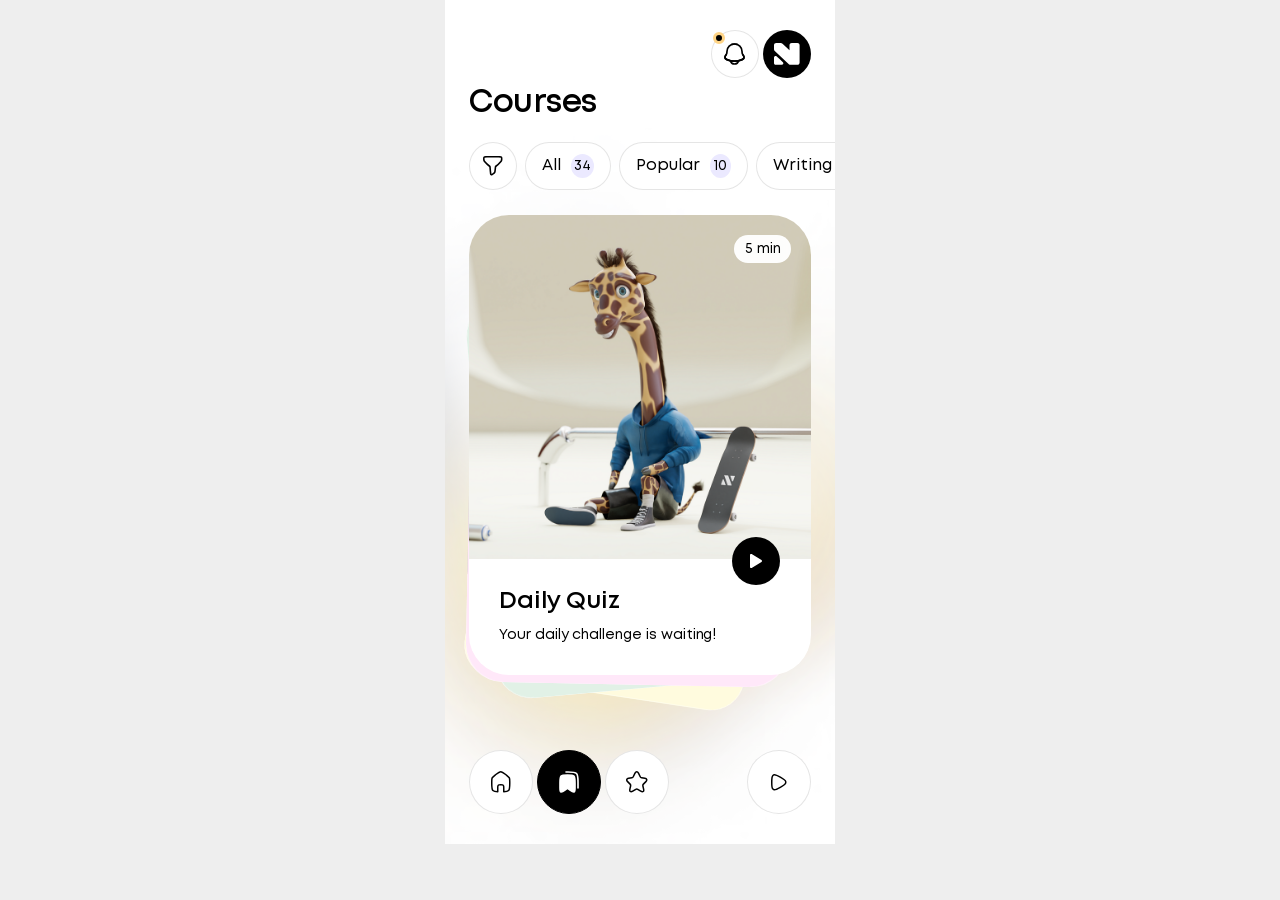
<file: courses.html>
<!doctype html>
<html lang="en">
<head>
  <meta charset="UTF-8">
  <meta name="viewport" content="width=device-width, initial-scale=1.0">
  <meta name="theme-color" content="#ffffff">
  <meta name="description" content="Nixito courses screen.">
  <title>Nixito — Courses</title>
  <link rel="stylesheet" href="screen-styles/courses.css?v=20260715-33">
  <link rel="stylesheet" href="screen-styles/viewport.css?v=20260715-2">
  <script src="screen-fit.js?v=20260715-1"></script>
  <script src="course-swipe.js?v=20260715-4" defer></script>
</head>
<body class="screen-body">
  <main class="app-screen" aria-label="Courses screen">
    <header class="app-header">
      <div class="header-actions">
        <button class="round-button notification-button" type="button" aria-label="Notifications">
          <span class="notification-dot" aria-hidden="true"></span>
          <svg viewBox="0 0 24 24" aria-hidden="true">
            <path d="M14 2.42385C13.2178 2.14933 12.3764 2 11.5 2C7.34413 2 3.97513 5.35786 3.97513 9.5C3.97503 10.5718 3.91272 11.5793 3.28561 12.5029C2.80684 13.1995 2.16061 13.9129 2.02992 14.7696C1.81727 16.1636 2.768 17.1312 3.93205 17.6134C8.39481 19.4622 14.6052 19.4622 19.0679 17.6134C20.232 17.1312 21.1827 16.1636 20.9701 14.7696C20.8702 14.1149 20.4692 13.5438 20.0719 13"/>
            <path d="M9 2.42385C9.7822 2.14933 10.6236 2 11.5 2C15.6559 2 19.0249 5.35786 19.0249 9.5C19.025 10.5718 19.0873 11.5793 19.7144 12.5029C20.1932 13.1995 20.8394 13.9129 20.9701 14.7696C21.1827 16.1636 20.232 17.1312 19.0679 17.6134C14.6052 19.4622 8.3948 19.4622 3.9321 17.6134C2.768 17.1312 1.8173 16.1636 2.0299 14.7696C2.1298 14.1149 2.5308 13.5438 2.9281 13"/>
            <path d="M7.5 19C7.95849 20.7252 9.57553 22 11.5 22C13.4245 22 15.0415 20.7252 15.5 19"/>
          </svg>
        </button>
        <div class="brand-mark" aria-label="Nixito">
          <img src="assets/courses/icons/logo.svg" alt="Nixito logo">
        </div>
      </div>
      <h1>Courses</h1>
    </header>

    <nav class="course-filters" aria-label="Course filters">
      <button class="filter-icon" type="button" aria-label="Filter courses">
        <svg viewBox="0 0 20 20" aria-hidden="true">
          <path d="M6.60743 10.2561C4.11898 8.3956 2.34561 6.34915 1.37731 5.19867C1.07757 4.84253 0.979351 4.5819 0.920301 4.1228C0.718081 2.5508 0.616981 1.7648 1.07792 1.2574C1.53887 0.75 2.35401 0.75 3.9843 0.75H15.5157C17.146 0.75 17.9611 0.75 18.422 1.2574C18.883 1.7648 18.7819 2.5508 18.5797 4.12281C18.5206 4.58191 18.4224 4.84254 18.1226 5.19867C17.153 6.35062 15.3761 8.4007 12.8826 10.2635C12.657 10.4321 12.5083 10.7067 12.4807 11.0114C12.2337 13.742 12.0059 15.2376 11.8641 15.9942C11.6353 17.2157 9.90317 17.9506 8.97597 18.6063C8.42407 18.9966 7.75427 18.532 7.68275 17.9278C7.5464 16.7761 7.28958 14.4364 7.00924 11.0114C6.98406 10.7039 6.83483 10.4261 6.60743 10.2561Z"/>
        </svg>
      </button>
      <button class="filter-pill" type="button"><span>All</span><span class="count">34</span></button>
      <button class="filter-pill" type="button"><span>Popular</span><span class="count">10</span></button>
      <button class="filter-pill" type="button"><span>Writing</span><span class="count">12</span></button>
    </nav>

    <section class="featured-course" aria-label="Featured daily quiz">
      <div class="stack-card stack-card-yellow" aria-hidden="true"></div>
      <div class="stack-card stack-card-green" aria-hidden="true"></div>
      <div class="stack-card stack-card-pink" aria-hidden="true"></div>
      <article class="course-card">
        <div class="course-artwork">
          <img src="assets/courses/images/giraffe.png" alt="A cartoon giraffe sitting beside a skateboard">
          <span class="duration">5 min</span>
        </div>
        <div class="course-copy">
          <h2>Daily Quiz</h2>
          <p>Your daily challenge is waiting!</p>
        </div>
        <button class="play-course" type="button" aria-label="Play daily quiz">
          <svg viewBox="0 0 11 13" aria-hidden="true"><path d="M11 6.50031C11.0004 6.67008 10.9569 6.83706 10.8736 6.98502C10.7904 7.13299 10.6703 7.25689 10.525 7.34469L1.52 12.8534C1.36818 12.9464 1.19429 12.9972 1.0163 13.0005C0.838305 13.0037 0.662659 12.9595 0.5075 12.8722C0.353819 12.7863 0.225798 12.6609 0.136602 12.5091C0.0474072 12.3573 0.000256786 12.1845 0 12.0084V0.992187C0.000256786 0.816115 0.0474072 0.643289 0.136602 0.491481C0.225798 0.339674 0.353819 0.214363 0.5075 0.128437C0.662659 0.0411548 0.838305 -0.00312471 1.0163 0.000171466C1.19429 0.00346764 1.36818 0.05422 1.52 0.147187L10.525 5.65594C10.6703 5.74373 10.7904 5.86764 10.8736 6.0156C10.9569 6.16356 11.0004 6.33054 11 6.50031Z"/></svg>
        </button>
      </article>
    </section>

    <nav class="bottom-navigation" aria-label="Primary navigation">
      <button class="nav-button" type="button" aria-label="Home">
        <svg class="home-icon" viewBox="0 0 20 22" aria-hidden="true"><path d="M4.83857 3.51364L3.83856 4.29453C2.32191 5.47887 1.56357 6.07105 1.15683 6.90601C0.750092 7.74097 0.750092 8.70552 0.750092 10.6346V12.7267C0.750092 16.513 0.750091 18.4062 1.92166 19.5825C2.86475 20.5293 4.27052 20.714 6.75009 20.75V16.7557C6.75009 15.8238 6.75009 15.3578 6.90233 14.9903C7.10532 14.5002 7.49467 14.1109 7.98469 13.9079C8.35229 13.7557 8.81819 13.7557 9.75009 13.7557C10.682 13.7557 11.1479 13.7557 11.5155 13.9079C12.0055 14.1109 12.3949 14.5002 12.5979 14.9903C12.7501 15.3578 12.7501 15.8238 12.7501 16.7557V20.75C15.2297 20.714 16.6354 20.5293 17.5785 19.5825C18.7501 18.4062 18.7501 16.513 18.7501 12.7267V10.6346C18.7501 8.70552 18.7501 7.74097 18.3434 6.90601C17.9366 6.07105 17.1783 5.47887 15.6616 4.29453L14.6616 3.51364C12.3022 1.67121 11.1225 0.75 9.75009 0.75C8.37769 0.75 7.19796 1.67121 4.83857 3.51364Z"/></svg>
      </button>
      <button class="nav-button active" type="button" aria-label="Saved courses">
        <svg class="bookmark-icon" viewBox="0 0 24 24" aria-hidden="true">
          <path d="M3 17.9808V12.7075C3 9.07416 3 7.25748 4.09835 6.12874C5.1967 5 6.96447 5 10.5 5C14.0355 5 15.8033 5 16.9017 6.12874C18 7.25748 18 9.07416 18 12.7075V17.9808C18 20.2867 18 21.4396 17.2755 21.8523C15.8724 22.6514 13.2405 19.9852 11.9906 19.1824C11.2657 18.7168 10.9033 18.484 10.5 18.484C10.0967 18.484 9.73425 18.7168 9.00938 19.1824C7.7595 19.9852 5.12763 22.6514 3.72454 21.8523C3 21.4396 3 20.2867 3 17.9808Z"/>
          <path class="bookmark-back" d="M9 2H11C15.714 2 18.0711 2 19.5355 3.46447C21 4.92893 21 7.28595 21 12V18"/>
        </svg>
      </button>
      <button class="nav-button" type="button" aria-label="Favorites">
        <svg class="star-icon" viewBox="0 0 22 22" aria-hidden="true"><path d="M12.4791 2.19418L14.2389 5.74288C14.4789 6.23687 15.1188 6.7107 15.6588 6.80143L18.8484 7.33575C20.8882 7.67853 21.3682 9.1706 19.8983 10.6425L17.4186 13.1427C16.9986 13.5661 16.7687 14.3827 16.8986 14.9675L17.6086 18.0625C18.1685 20.5123 16.8786 21.46 14.7289 20.1796L11.7392 18.3952C11.1993 18.0726 10.3094 18.0726 9.75936 18.3952L6.76973 20.1796C4.62996 21.46 3.33011 20.5022 3.89005 18.0625L4.59997 14.9675C4.72995 14.3827 4.49998 13.5661 4.08002 13.1427L1.6003 10.6425C0.140464 9.1706 0.610414 7.67853 2.65018 7.33575L5.83983 6.80143C6.36977 6.7107 7.0097 6.23687 7.24967 5.74288L9.00946 2.19418C9.96936 0.268607 11.5292 0.268607 12.4791 2.19418Z"/></svg>
      </button>
      <button class="nav-button" type="button" aria-label="Play">
        <svg class="bottom-play-icon" viewBox="0 0 16 17" aria-hidden="true"><path d="M14.6406 9.09606C14.2871 10.4391 12.6167 11.3881 9.2757 13.2862C6.046 15.121 4.4312 16.0385 3.12983 15.6697C2.5918 15.5172 2.10159 15.2277 1.70624 14.8288C0.75 13.864 0.75 11.9927 0.75 8.25006C0.75 4.50746 0.75 2.63616 1.70624 1.67138C2.10159 1.27251 2.5918 0.982941 3.12983 0.830481C4.4312 0.461711 6.046 1.37913 9.2757 3.21399C12.6167 5.11203 14.2871 6.06106 14.6406 7.40406C14.7865 7.95846 14.7865 8.54166 14.6406 9.09606Z"/></svg>
      </button>
    </nav>
  </main>
</body>
</html>
</file>
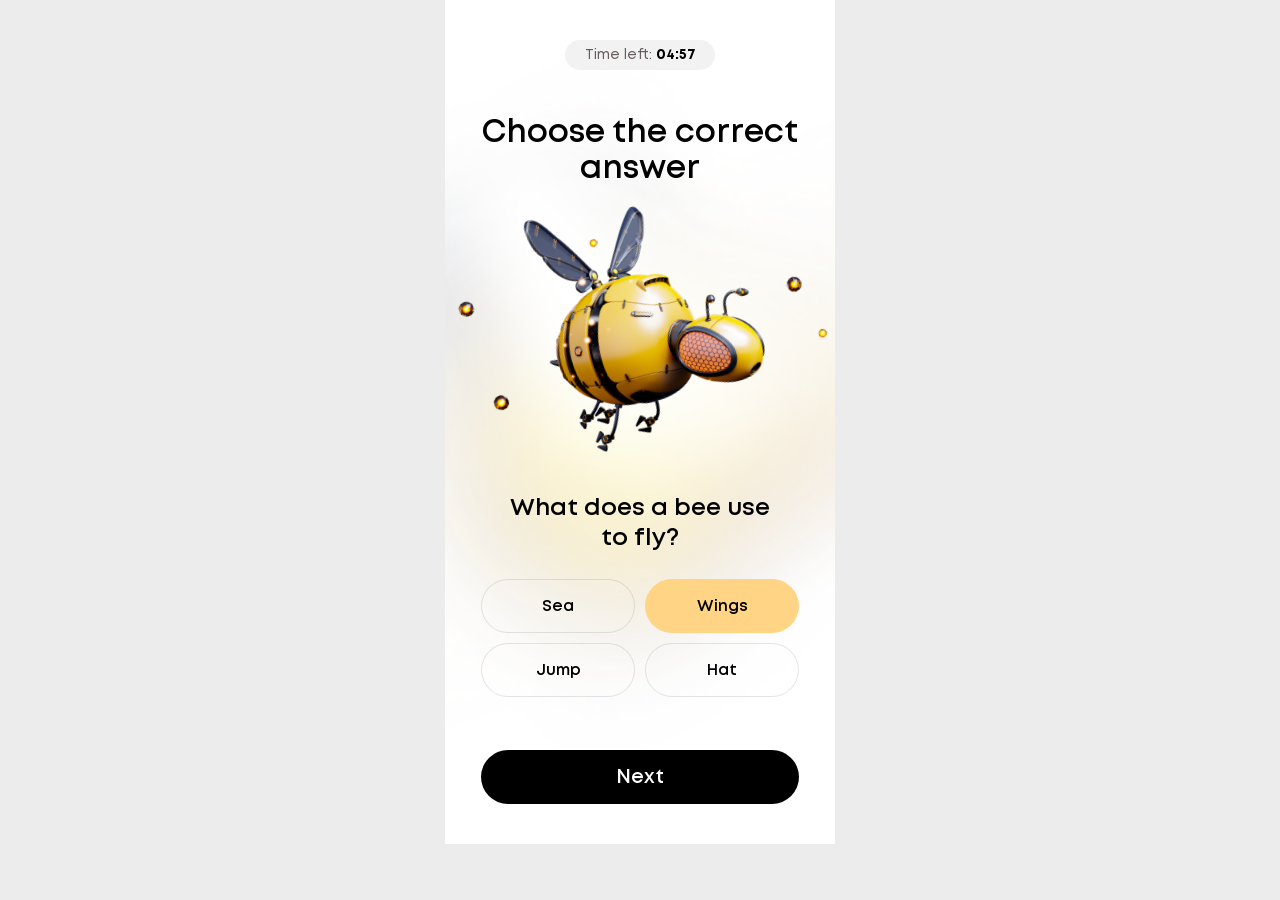
<file: exercise.html>
<!doctype html>
<html lang="en">
<head>
  <meta charset="UTF-8">
  <meta name="viewport" content="width=device-width, initial-scale=1.0">
  <meta name="theme-color" content="#ffffff">
  <meta name="description" content="Nixito multiple-choice exercise screen.">
  <title>Nixito — Exercise</title>
  <link rel="stylesheet" href="screen-styles/exercise.css?v=20260715-33">
  <link rel="stylesheet" href="screen-styles/viewport.css?v=20260715-2">
  <script src="screen-fit.js?v=20260715-1"></script>
</head>
<body class="screen-body">
  <main class="exercise-screen" aria-label="Multiple choice exercise">
    <img class="screen-background" src="assets/exercise/images/background.png" alt="">

    <div class="time-pill" aria-label="Time left: 04:57">
      <span>Time left: <strong>04:57</strong></span>
    </div>

    <h1 class="exercise-title">Choose the correct<br>answer</h1>

    <div class="bee-stage" aria-hidden="true">
      <img class="bee-artwork" src="assets/exercise/images/bee.png" alt="">
    </div>

    <section class="question-panel" aria-labelledby="question-text">
      <h2 id="question-text" class="question-text">What does a bee use<br>to fly?</h2>

      <div class="answer-grid" aria-label="Answer choices">
        <button class="answer-choice" type="button">Sea</button>
        <button class="answer-choice answer-choice--selected" type="button">Wings</button>
        <button class="answer-choice" type="button">Jump</button>
        <button class="answer-choice" type="button">Hat</button>
      </div>
    </section>

    <button class="next-button" type="button">Next</button>
  </main>
</body>
</html>
</file>
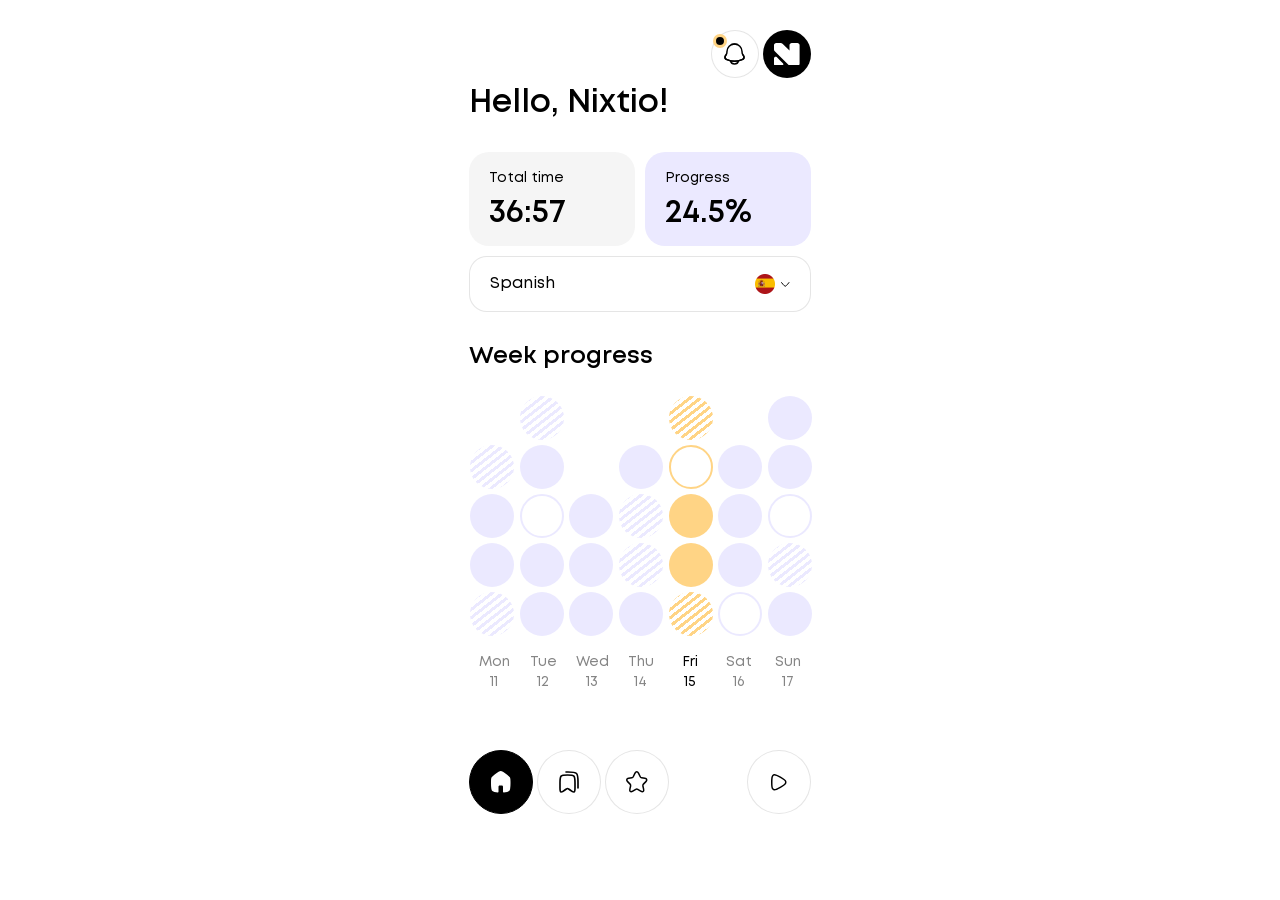
<file: home.html>
<!doctype html>
<html lang="en">
<head>
  <meta charset="UTF-8">
  <meta name="viewport" content="width=device-width, initial-scale=1.0">
  <meta name="theme-color" content="#ffffff">
  <meta name="description" content="Nixito learning dashboard.">
  <title>Nixito — Home</title>
  <link rel="stylesheet" href="screen-styles/home.css?v=20260715-33">
  <link rel="stylesheet" href="screen-styles/viewport.css?v=20260715-2">
  <script src="screen-fit.js?v=20260715-1"></script>
</head>
<body class="screen-body">
  <main class="app-screen" aria-label="Nixtio home screen">
    <header class="app-header">
      <div class="header-actions" aria-label="Header actions">
        <button class="icon-button notification-button" type="button" aria-label="Notifications">
          <span class="notification-dot" aria-hidden="true"></span>
          <svg viewBox="0 0 24 24" aria-hidden="true">
            <path d="M14 2.42385C13.2178 2.14933 12.3764 2 11.5 2C7.34413 2 3.97513 5.35786 3.97513 9.5C3.97503 10.5718 3.91272 11.5793 3.28561 12.5029C2.80684 13.1995 2.16061 13.9129 2.02992 14.7696C1.81727 16.1636 2.768 17.1312 3.93205 17.6134C8.39481 19.4622 14.6052 19.4622 19.0679 17.6134C20.232 17.1312 21.1827 16.1636 20.9701 14.7696C20.8702 14.1149 20.4692 13.5438 20.0719 13"/>
            <path d="M9 2.42385C9.7822 2.14933 10.6236 2 11.5 2C15.6559 2 19.0249 5.35786 19.0249 9.5C19.025 10.5718 19.0873 11.5793 19.7144 12.5029C20.1932 13.1995 20.8394 13.9129 20.9701 14.7696C21.1827 16.1636 20.232 17.1312 19.0679 17.6134C14.6052 19.4622 8.3948 19.4622 3.9321 17.6134C2.768 17.1312 1.8173 16.1636 2.0299 14.7696C2.1298 14.1149 2.5308 13.5438 2.9281 13"/>
            <path d="M7.5 19C7.95849 20.7252 9.57553 22 11.5 22C13.4245 22 15.0415 20.7252 15.5 19"/>
          </svg>
        </button>
        <div class="brand-mark" aria-label="Nixtio">
          <svg viewBox="0 0 25.6 22.88" aria-hidden="true">
            <path fill-rule="evenodd" clip-rule="evenodd" d="M15.5151 2.22444C15.5151 0.995917 16.518 0 17.7551 0H23.36C24.5971 0 25.6 0.995918 25.6 2.22445V20.6556C25.6 21.8841 24.5971 22.88 23.36 22.88H21.0328H16.4751H16.4365C15.8463 22.88 15.28 22.6487 14.8605 22.2364L0.758931 8.37279C0.27326 7.89531 0 7.24482 0 6.56615V2.22444C0 0.995917 1.00289 0 2.24001 0H3.87881H6.70475C7.37926 0 8.0265 0.264346 8.50584 0.735589L15.5151 7.62652V2.22444ZM0 15.2488C0 13.8371 1.71544 13.1265 2.72569 14.1197L5.81821 17.16L8.87172 20.162C9.88748 21.1606 9.17538 22.88 7.74605 22.88H1.60001C0.716348 22.88 0 22.1686 0 21.2911V15.2488Z" fill="white"/>
          </svg>
        </div>
      </div>
      <h1>Hello, Nixtio!</h1>
    </header>

    <section class="summary" aria-label="Learning summary">
      <article class="summary-card total-time">
        <h2>Total time</h2>
        <p>36:57</p>
      </article>
      <article class="summary-card progress-card">
        <h2>Progress</h2>
        <p>24.5%</p>
      </article>
    </section>

    <button class="language-selector" type="button" aria-label="Selected language: Spanish">
      <span>Spanish</span>
      <span class="language-meta">
        <img class="flag" src="assets/home/image.png" alt="Spain flag">
        <svg class="chevron" viewBox="0 0 9 5" aria-hidden="true"><path d="M8.00003 0.500062C8.00003 0.500062 5.23822 4.25003 4.25003 4.25003C3.26178 4.25003 0.500031 0.500031 0.500031 0.500031"/></svg>
      </span>
    </button>

    <section class="week-progress" aria-labelledby="week-progress-title">
      <h2 id="week-progress-title">Week progress</h2>
      <div class="progress-chart" aria-label="Progress from Monday 11 through Sunday 17">
        <div class="dot-columns" aria-hidden="true">
          <div class="dot-column mon">
            <span class="dot striped purple"></span><span class="dot solid purple"></span><span class="dot solid purple"></span><span class="dot striped purple"></span>
          </div>
          <div class="dot-column tue">
            <span class="dot striped purple"></span><span class="dot solid purple"></span><span class="dot outline purple"></span><span class="dot solid purple"></span><span class="dot solid purple"></span>
          </div>
          <div class="dot-column wed">
            <span class="dot solid purple"></span><span class="dot solid purple"></span><span class="dot solid purple"></span>
          </div>
          <div class="dot-column thu">
            <span class="dot solid purple"></span><span class="dot striped purple"></span><span class="dot striped purple"></span><span class="dot solid purple"></span>
          </div>
          <div class="dot-column fri">
            <span class="dot striped amber"></span><span class="dot outline amber"></span><span class="dot solid amber"></span><span class="dot solid amber"></span><span class="dot striped amber"></span>
          </div>
          <div class="dot-column sat">
            <span class="dot solid purple"></span><span class="dot solid purple"></span><span class="dot solid purple"></span><span class="dot outline purple"></span>
          </div>
          <div class="dot-column sun">
            <span class="dot solid purple"></span><span class="dot solid purple"></span><span class="dot outline purple"></span><span class="dot striped purple"></span><span class="dot solid purple"></span>
          </div>
        </div>
        <div class="date-row">
          <time datetime="2026-05-11"><span>Mon</span><strong>11</strong></time>
          <time datetime="2026-05-12"><span>Tue</span><strong>12</strong></time>
          <time datetime="2026-05-13"><span>Wed</span><strong>13</strong></time>
          <time datetime="2026-05-14"><span>Thu</span><strong>14</strong></time>
          <time class="active" datetime="2026-05-15"><span>Fri</span><strong>15</strong></time>
          <time datetime="2026-05-16"><span>Sat</span><strong>16</strong></time>
          <time datetime="2026-05-17"><span>Sun</span><strong>17</strong></time>
        </div>
      </div>
    </section>

    <nav class="bottom-navigation" aria-label="Primary navigation">
      <button class="nav-button active" type="button" aria-label="Home">
        <svg class="home-icon" viewBox="0 0 20 22" aria-hidden="true"><path d="M4.83857 3.51364L3.83856 4.29453C2.32191 5.47887 1.56357 6.07105 1.15683 6.90601C0.750092 7.74097 0.750092 8.70552 0.750092 10.6346V12.7267C0.750092 16.513 0.750091 18.4062 1.92166 19.5825C2.86475 20.5293 4.27052 20.714 6.75009 20.75V16.7557C6.75009 15.8238 6.75009 15.3578 6.90233 14.9903C7.10532 14.5002 7.49467 14.1109 7.98469 13.9079C8.35229 13.7557 8.81819 13.7557 9.75009 13.7557C10.682 13.7557 11.1479 13.7557 11.5155 13.9079C12.0055 14.1109 12.3949 14.5002 12.5979 14.9903C12.7501 15.3578 12.7501 15.8238 12.7501 16.7557V20.75C15.2297 20.714 16.6354 20.5293 17.5785 19.5825C18.7501 18.4062 18.7501 16.513 18.7501 12.7267V10.6346C18.7501 8.70552 18.7501 7.74097 18.3434 6.90601C17.9366 6.07105 17.1783 5.47887 15.6616 4.29453L14.6616 3.51364C12.3022 1.67121 11.1225 0.75 9.75009 0.75C8.37769 0.75 7.19796 1.67121 4.83857 3.51364Z"/></svg>
      </button>
      <button class="nav-button" type="button" aria-label="Courses">
        <svg class="bookmark-icon" viewBox="0 0 24 24" aria-hidden="true">
          <path d="M3 17.9808V12.7075C3 9.07416 3 7.25748 4.09835 6.12874C5.1967 5 6.96447 5 10.5 5C14.0355 5 15.8033 5 16.9017 6.12874C18 7.25748 18 9.07416 18 12.7075V17.9808C18 20.2867 18 21.4396 17.2755 21.8523C15.8724 22.6514 13.2405 19.9852 11.9906 19.1824C11.2657 18.7168 10.9033 18.484 10.5 18.484C10.0967 18.484 9.73425 18.7168 9.00938 19.1824C7.7595 19.9852 5.12763 22.6514 3.72454 21.8523C3 21.4396 3 20.2867 3 17.9808Z"/>
          <path class="bookmark-back" d="M9 2H11C15.714 2 18.0711 2 19.5355 3.46447C21 4.92893 21 7.28595 21 12V18"/>
        </svg>
      </button>
      <button class="nav-button" type="button" aria-label="Favorites">
        <svg class="star-icon" viewBox="0 0 22 22" aria-hidden="true"><path d="M12.4791 2.19418L14.2389 5.74288C14.4789 6.23687 15.1188 6.7107 15.6588 6.80143L18.8484 7.33575C20.8882 7.67853 21.3682 9.1706 19.8983 10.6425L17.4186 13.1427C16.9986 13.5661 16.7687 14.3827 16.8986 14.9675L17.6086 18.0625C18.1685 20.5123 16.8786 21.46 14.7289 20.1796L11.7392 18.3952C11.1993 18.0726 10.3094 18.0726 9.75936 18.3952L6.76973 20.1796C4.62996 21.46 3.33011 20.5022 3.89005 18.0625L4.59997 14.9675C4.72995 14.3827 4.49998 13.5661 4.08002 13.1427L1.6003 10.6425C0.140464 9.1706 0.610414 7.67853 2.65018 7.33575L5.83983 6.80143C6.36977 6.7107 7.0097 6.23687 7.24967 5.74288L9.00946 2.19418C9.96936 0.268607 11.5292 0.268607 12.4791 2.19418Z"/></svg>
      </button>
      <button class="nav-button" type="button" aria-label="Play">
        <svg class="bottom-play-icon" viewBox="0 0 16 17" aria-hidden="true"><path d="M14.6406 9.09606C14.2871 10.4391 12.6167 11.3881 9.2757 13.2862C6.046 15.121 4.4312 16.0385 3.12983 15.6697C2.5918 15.5172 2.10159 15.2277 1.70624 14.8288C0.75 13.864 0.75 11.9927 0.75 8.25006C0.75 4.50746 0.75 2.63616 1.70624 1.67138C2.10159 1.27251 2.5918 0.982941 3.12983 0.830481C4.4312 0.461711 6.046 1.37913 9.2757 3.21399C12.6167 5.11203 14.2871 6.06106 14.6406 7.40406C14.7865 7.95846 14.7865 8.54166 14.6406 9.09606Z"/></svg>
      </button>
    </nav>
  </main>
</body>
</html>
</file>
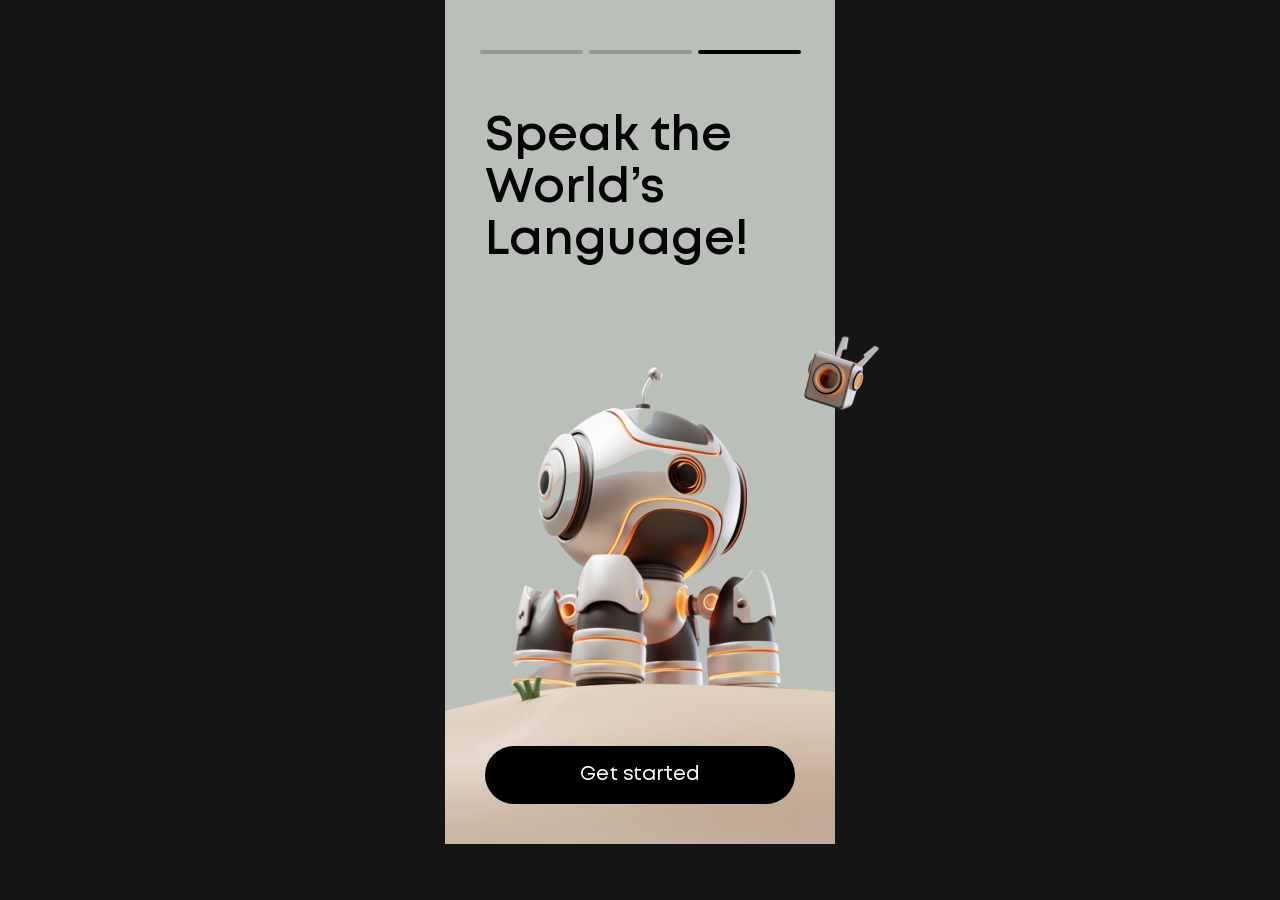
<file: start.html>
<!doctype html>
<html lang="en">
<head>
  <meta charset="UTF-8">
  <meta name="viewport" content="width=device-width, initial-scale=1.0">
  <meta name="theme-color" content="#babfba">
  <meta name="description" content="Rovio onboarding screen.">
  <title>Rovio — Get Started</title>
  <link rel="stylesheet" href="screen-styles/start.css?v=20260715-33">
  <link rel="stylesheet" href="screen-styles/viewport.css?v=20260715-2">
  <script src="screen-fit.js?v=20260715-1"></script>
</head>
<body class="screen-body">
  <main class="onboarding" aria-labelledby="headline">
    <img class="robot" src="assets/start/image.png" alt="">
    <nav class="progress" aria-label="Onboarding progress">
      <span></span><span></span><span class="is-active"></span>
    </nav>
    <img class="app-icon" src="assets/start/image%20copy%202.png" alt="">
    <h1 id="headline">Speak the World’s<br>Language!</h1>
    <button class="cta" type="button">Get started</button>
  </main>
  <script>
    document.querySelector('.cta').addEventListener('click', (event) => {
      event.currentTarget.textContent = 'Let’s go!';
      event.currentTarget.setAttribute('aria-label', 'Getting started');
    });
  </script>
</body>
</html>
</file>
<file: screen-styles/courses.css>
@font-face {
  font-family: "Mont";
  src: url("../assets/courses/fonts/mont-regular.woff2") format("woff2");
  font-weight: 400;
  font-style: normal;
  font-display: swap;
}

@font-face {
  font-family: "Mont";
  src: url("../assets/courses/fonts/mont-semibold.woff2") format("woff2");
  font-weight: 600;
  font-style: normal;
  font-display: swap;
}

@font-face {
  font-family: "Mont";
  src: url("../assets/courses/fonts/mont-semibold.woff2") format("woff2");
  font-weight: 700;
  font-style: normal;
  font-display: swap;
}

:host,
:root {
  --canvas-width: 390px;
  --canvas-height: 844px;
  --ink: #000;
  --surface: #fff;
  --line: rgba(0, 0, 0, 0.1);
  --counter: #ebe9ff;
  --pill-radius: 999px;
  --card-radius: 40px;
}

* {
  box-sizing: border-box;
}

:host,
.screen-body {
  min-height: 100%;
  margin: 0;
}

.screen-body {
  display: grid;
  place-items: center;
  overflow: auto;
  background: #eeeeee;
  color: var(--ink);
  font-family: "Mont", Arial, sans-serif;
  font-synthesis: none;
}

button {
  margin: 0;
  border: 0;
  color: inherit;
  font: inherit;
  cursor: default;
}

.app-screen {
  position: relative;
  width: var(--canvas-width);
  height: var(--canvas-height);
  overflow: hidden;
  background: var(--surface) url("../assets/courses/images/image.png") center / cover no-repeat;
  isolation: isolate;
}

.app-header {
  position: absolute;
  z-index: 10;
  top: 30px;
  left: 24px;
  width: 342px;
}

.header-actions {
  display: flex;
  justify-content: flex-end;
  gap: 4px;
  height: 48px;
}

.round-button,
.brand-mark {
  width: 48px;
  height: 48px;
  border-radius: 50%;
}

.round-button {
  display: grid;
  place-items: center;
  position: relative;
  background: var(--surface);
  border: 1px solid var(--line);
}

.round-button svg {
  width: 24px;
  height: 24px;
  fill: none;
  stroke: var(--ink);
  stroke-width: 1.7;
  stroke-linecap: round;
  stroke-linejoin: round;
}

.notification-dot {
  position: absolute;
  z-index: 2;
  width: 12px;
  height: 12px;
  top: 1px;
  left: 1px;
  border: 3px solid #ffd485;
  border-radius: 50%;
  background: #000;
}

.brand-mark {
  display: grid;
  place-items: center;
  background: #000;
}

.brand-mark img {
  width: 25.6px;
  height: 22.88px;
}

.app-header h1 {
  margin: 8px 0 0;
  font-size: 32px;
  font-weight: 700;
  line-height: 36px;
  letter-spacing: -0.45px;
}

.course-filters {
  position: absolute;
  z-index: 9;
  top: 142px;
  left: 24px;
  display: flex;
  width: max-content;
  height: 48px;
  gap: 8px;
}

.filter-icon,
.filter-pill {
  display: flex;
  align-items: center;
  justify-content: center;
  height: 48px;
  flex: 0 0 auto;
  background: var(--surface);
  border: 1px solid var(--line);
  border-radius: var(--pill-radius);
}

.filter-icon {
  width: 48px;
  padding: 0;
}

.filter-icon svg {
  width: 20px;
  height: 20px;
  fill: none;
  stroke: #000;
  stroke-width: 1.6;
  stroke-linecap: round;
  stroke-linejoin: round;
}

.filter-pill {
  gap: 10px;
  padding: 0 16px;
  font-size: 16px;
  font-weight: 400;
  line-height: 22px;
}

.filter-pill:nth-of-type(2) { width: 86px; }
.filter-pill:nth-of-type(3) { width: 129px; }
.filter-pill:nth-of-type(4) { width: 124px; }

.count {
  display: grid;
  place-items: center;
  width: 24px;
  height: 24px;
  border-radius: 50%;
  background: var(--counter);
  font-size: 14px;
  line-height: 14px;
}

.featured-course {
  position: absolute;
  z-index: 3;
  top: 215px;
  left: 24px;
  width: 342px;
  height: 493px;
}

.course-swipe-deck {
  position: absolute;
  inset: 0;
  width: 342px;
  height: 493px;
  overflow: visible;
  isolation: isolate;
}

.swipe-card {
  left: 0;
  transform-origin: 50% 50%;
  transition:
    transform 430ms cubic-bezier(.22, .78, .2, 1),
    opacity 320ms ease;
  user-select: none;
  -webkit-user-drag: none;
}

.swipe-card.state-top {
  z-index: 4;
  transform: translate3d(0, 0, 0) rotate(0deg) scale(1, 1);
  opacity: 1;
  cursor: grab;
  touch-action: pan-y;
  box-shadow: 0 22px 48px rgba(0, 0, 0, var(--swipe-shadow-opacity, 0));
}

.swipe-card.state-pink {
  z-index: 3;
  transform: translate3d(-9.51px, 27.07px, 0) rotate(1.146deg) scale(.94152, .92391);
}

.swipe-card.state-green {
  z-index: 2;
  transform: translate3d(-8.09px, 43.7px, 0) rotate(-5.143deg) scale(.88304, .86767);
}

.swipe-card.state-yellow {
  z-index: 1;
  transform: translate3d(-12.71px, 64.35px, 0) rotate(8.615deg) scale(.82456, .81022);
}

.swipe-card.is-dragging {
  z-index: 30;
  cursor: grabbing;
  transition: none;
  will-change: transform;
}

.swipe-card.is-drag-preview {
  transition: none;
  will-change: transform;
}

.swipe-card.is-drag-preview .course-card-tint {
  transition: none;
}

.swipe-card.is-leaving {
  z-index: 30;
  pointer-events: none;
  will-change: transform, opacity;
}

.swipe-card.is-recycling {
  z-index: 0;
  transform: translate3d(-7px, 86px, 0) rotate(12deg) scale(.72, .7) !important;
  opacity: 0 !important;
  transition: none !important;
}

.swipe-card.is-recycling .course-card-tint {
  background: #fffbde;
  opacity: 1;
  transition: none;
}

.course-swipe-deck.is-animating .swipe-card {
  pointer-events: none;
}

.course-card-tint {
  position: absolute;
  z-index: 20;
  inset: 0;
  border-radius: inherit;
  pointer-events: none;
  opacity: 1;
  transition:
    opacity 360ms cubic-bezier(.22, .78, .2, 1),
    background-color 430ms cubic-bezier(.22, .78, .2, 1);
}

.state-top .course-card-tint {
  background: #fff;
  opacity: 0;
}

.state-pink .course-card-tint { background: #ffe8f9; }
.state-green .course-card-tint { background: #e1f1e6; }
.state-yellow .course-card-tint { background: #fffbde; }

.course-swipe-status {
  position: absolute;
  width: 1px;
  height: 1px;
  padding: 0;
  margin: -1px;
  overflow: hidden;
  clip: rect(0, 0, 0, 0);
  white-space: nowrap;
  border: 0;
}

.stack-card {
  position: absolute;
  border-radius: var(--card-radius);
  transform-origin: 50% 50%;
}

.stack-card-yellow {
  z-index: 0;
  width: 282px;
  height: 372.7px;
  left: 158.29px;
  top: 294.35px;
  background: #fffbde;
  transform: translate(-50%, -50%) rotate(8.615deg);
}

.stack-card-green {
  z-index: 1;
  width: 302px;
  height: 399.13px;
  left: 162.91px;
  top: 273.7px;
  background: #e1f1e6;
  transform: translate(-50%, -50%) rotate(-5.143deg);
}

.stack-card-pink {
  z-index: 2;
  width: 322px;
  height: 425px;
  left: 161.49px;
  top: 257.07px;
  background: #ffe8f9;
  transform: translate(-50%, -50%) rotate(1.146deg);
}

.course-card {
  position: absolute;
  z-index: 3;
  top: 0;
  width: 342px;
  height: 460px;
  border-radius: var(--card-radius);
  overflow: hidden;
  background: var(--surface);
}

.course-artwork {
  position: absolute;
  top: 0;
  left: 0;
  width: 100%;
  height: 344px;
  overflow: hidden;
}

.course-artwork img {
  position: absolute;
  top: -25px;
  left: 50%;
  width: 495px;
  height: 371px;
  max-width: none;
  transform: translateX(calc(-50% - 7.5px));
}

.course-artwork img.artwork-flying,
.course-artwork img.artwork-robot,
.course-artwork img.artwork-bee {
  top: 0;
  left: 0;
  width: 100%;
  height: 344px;
  max-width: none;
  transform: none;
}

.course-artwork img.artwork-flying {
  object-fit: cover;
  object-position: center 35%;
}

.course-artwork img.artwork-robot {
  object-fit: cover;
  object-position: center 49%;
}

.course-artwork.scene-bee {
  background: radial-gradient(circle at 52% 44%, #314979 0, #172958 58%, #101e44 100%);
}

.course-artwork img.artwork-bee {
  padding: 22px 8px 14px;
  object-fit: contain;
}

.duration {
  position: absolute;
  top: 20px;
  left: 265px;
  display: grid;
  place-items: center;
  width: 57px;
  height: 28px;
  border-radius: var(--pill-radius);
  background: rgba(255, 255, 255, 0.96);
  backdrop-filter: blur(5px);
  font-size: 14px;
  font-weight: 400;
  line-height: 20px;
}

.course-copy {
  position: absolute;
  top: 0;
  left: 0;
  width: 100%;
  height: 100%;
}

.course-copy h2 {
  position: absolute;
  top: 372px;
  left: 30px;
  margin: 0;
  font-size: 24px;
  font-weight: 700;
  line-height: 30px;
  letter-spacing: -0.15px;
}

.course-copy p {
  position: absolute;
  top: 410px;
  left: 30px;
  margin: 0;
  white-space: nowrap;
  font-size: 14px;
  font-weight: 400;
  line-height: 20px;
  letter-spacing: -0.05px;
}

.play-course {
  position: absolute;
  top: 322px;
  left: 263px;
  display: grid;
  place-items: center;
  width: 48px;
  height: 48px;
  padding: 0;
  border-radius: 50%;
  background: #000;
}

.play-course svg {
  display: block;
  position: absolute;
  top: 50%;
  left: 50%;
  width: 12px;
  height: 15px;
  fill: #fff;
  stroke: none;
  transform: translate(-50%, -50%);
}

.bottom-navigation {
  position: absolute;
  z-index: 10;
  left: 24px;
  bottom: 30px;
  width: 342px;
  height: 64px;
}

.nav-button {
  position: absolute;
  top: 0;
  display: grid;
  place-items: center;
  width: 64px;
  height: 64px;
  padding: 0;
  border: 1px solid var(--line);
  border-radius: 50%;
  background: var(--surface);
}

.nav-button:nth-child(1) { left: 0; }
.nav-button:nth-child(2) { left: 68px; }
.nav-button:nth-child(3) { left: 136px; }
.nav-button:nth-child(4) { right: 0; }

.nav-button svg {
  width: 24px;
  height: 24px;
  fill: none;
  stroke: #000;
  stroke-width: 1.65;
  stroke-linecap: round;
  stroke-linejoin: round;
}

.nav-button .home-icon {
  width: 20px;
  height: 22px;
  stroke-width: 1.5;
}

.nav-button .star-icon {
  width: 22px;
  height: 22px;
  stroke-width: 1.5;
}

.nav-button .bottom-play-icon {
  width: 16px;
  height: 17px;
  stroke-width: 1.5;
}

.nav-button.active {
  border-color: #000;
  background: #000;
}

.nav-button.active svg {
  fill: #fff;
  stroke: #fff;
}

.nav-button.active .bookmark-back {
  fill: none;
}

@media (max-width: 389px), (max-height: 843px) {
    .screen-body {
    place-items: start center;
  }
}

@media (prefers-reduced-motion: reduce) {
  .swipe-card,
  .course-card-tint {
    transition-duration: 1ms;
  }
}
</file>
<file: screen-styles/viewport.css>
:root {
  --viewport-scale: 1;
}

html {
  width: 100%;
  height: 100%;
  min-width: 0;
  min-height: 0;
  margin: 0;
  overflow: hidden;
}

body.screen-body {
  width: 100%;
  height: 100%;
  min-width: 0 !important;
  min-height: 0 !important;
  margin: 0;
  overflow: hidden !important;
  display: grid !important;
  place-items: start center !important;
}

body.screen-body > .app-screen,
body.screen-body > .onboarding,
body.screen-body > .exercise-screen {
  width: 390px;
  height: 844px;
  margin: 0;
  transform: scale(var(--viewport-scale));
  transform-origin: top center;
  will-change: transform;
}
</file>
<file: screen-styles/exercise.css>
@font-face {
  font-family: "Mont Screen 5";
  src: url("../assets/exercise/fonts/Mont-Regular.woff2") format("woff2");
  font-style: normal;
  font-weight: 400;
  font-display: swap;
}

@font-face {
  font-family: "Mont Screen 5";
  src: url("../assets/exercise/fonts/Mont-SemiBold.woff2") format("woff2");
  font-style: normal;
  font-weight: 600;
  font-display: swap;
}

@font-face {
  font-family: "Mont Screen 5";
  src: url("../assets/exercise/fonts/Mont-Bold.woff2") format("woff2");
  font-style: normal;
  font-weight: 700;
  font-display: swap;
}

:host,
:root {
  --canvas-width: 390px;
  --canvas-height: 844px;
  --text-primary: #000;
  --text-muted: #675d5d;
  --timer-surface: #f2f2f2;
  --choice-border: rgba(0, 0, 0, 0.1);
  --choice-selected: #ffd485;
  --pill-radius: 100px;
}

* {
  box-sizing: border-box;
}

:host,
.screen-body {
  min-width: 100%;
  min-height: 100%;
  margin: 0;
}

.screen-body {
  display: grid;
  place-items: start center;
  background: #ececec;
  color: var(--text-primary);
  font-family: "Mont Screen 5", Arial, sans-serif;
  font-synthesis: none;
}

.exercise-screen,
.exercise-screen * {
  font-family: "Mont Screen 5", Arial, sans-serif !important;
}

button {
  border: 0;
  margin: 0;
  font: inherit;
  color: inherit;
  cursor: default;
}

.exercise-screen {
  position: relative;
  width: var(--canvas-width);
  height: var(--canvas-height);
  overflow: hidden;
  background: #fff;
  isolation: isolate;
}

.screen-background {
  position: absolute;
  inset: 0;
  z-index: -2;
  width: 100%;
  height: 100%;
  object-fit: cover;
  pointer-events: none;
}

.time-pill {
  position: absolute;
  top: 40px;
  left: 120px;
  display: flex;
  width: 150px;
  height: 30px;
  align-items: center;
  justify-content: center;
  border-radius: var(--pill-radius);
  background: var(--timer-surface);
  color: var(--text-muted);
  font-size: 14px;
  font-weight: 400;
  line-height: 22px;
}

.time-pill strong {
  color: #000;
  font-weight: 700;
}

.exercise-title {
  position: absolute;
  top: 116px;
  left: 36px;
  width: 318px;
  margin: 0;
  font-size: 32px;
  font-weight: 600;
  line-height: 36px;
  text-align: center;
}

.bee-stage {
  position: absolute;
  inset: 0;
  pointer-events: none;
}

.bee-artwork {
  position: absolute;
  top: 148.72px;
  left: -44.39px;
  display: block;
  width: 498.31px;
  height: 373.72px;
  object-fit: contain;
  -webkit-mask-image: radial-gradient(circle at 295px 35px, transparent 0 13px, #000 14px);
  mask-image: radial-gradient(circle at 295px 35px, transparent 0 13px, #000 14px);
  transform: rotate(-15.021deg);
  transform-origin: center;
}

.question-panel {
  position: absolute;
  top: 494px;
  left: 36px;
  width: 318px;
}

.question-text {
  width: 100%;
  height: 60px;
  margin: 0;
  font-size: 24px;
  font-weight: 600;
  line-height: 30px;
  text-align: center;
}

.answer-grid {
  display: grid;
  grid-template-columns: repeat(2, 154px);
  grid-auto-rows: 54px;
  gap: 10px;
  margin-top: 25px;
}

.answer-choice {
  display: flex;
  align-items: center;
  justify-content: center;
  width: 154px;
  height: 54px;
  padding: 2px 20px 0;
  border: 1px solid var(--choice-border);
  border-radius: var(--pill-radius);
  background: rgba(255, 255, 255, 0.06);
  font-size: 16px;
  font-weight: 600;
  line-height: 22px;
}

.answer-choice--selected {
  border-color: transparent;
  background: var(--choice-selected);
}

.next-button {
  position: absolute;
  top: 750px;
  left: 36px;
  display: flex;
  width: 318px;
  height: 54px;
  align-items: center;
  justify-content: center;
  padding: 2px 0 0;
  border-radius: var(--pill-radius);
  background: #000;
  color: #fff;
  font-size: 20px;
  font-weight: 600;
  line-height: 24px;
}

@media (max-width: 389px) {
    .screen-body {
    justify-content: start;
  }
}
</file>
<file: screen-styles/home.css>
@font-face {
  font-family: "Mont Screen 3";
  src:
    url("../assets/home/fonts/Mont-Screen3-Regular.woff2") format("woff2"),
    url("../assets/home/fonts/Mont-Screen3-Regular.ttf") format("truetype");
  font-style: normal;
  font-weight: 400;
  font-display: swap;
}

@font-face {
  font-family: "Mont Screen 3";
  src:
    url("../assets/home/fonts/Mont-Screen3-SemiBold.woff2") format("woff2"),
    url("../assets/home/fonts/Mont-Screen3-SemiBold.ttf") format("truetype");
  font-style: normal;
  font-weight: 600;
  font-display: swap;
}

@font-face {
  font-family: "Mont Screen 3";
  src:
    url("../assets/home/fonts/Mont-Screen3-Bold.woff2") format("woff2"),
    url("../assets/home/fonts/Mont-Screen3-Bold.ttf") format("truetype");
  font-style: normal;
  font-weight: 700;
  font-display: swap;
}

:host,
:root {
  --canvas: #ffffff;
  --ink: #000000;
  --muted: #858585;
  --surface: #f5f5f5;
  --lavender: #ebe9ff;
  --amber: #ffd485;
  --soft-border: rgba(0, 0, 0, 0.1);
  --font: "Mont Screen 3", "Arial Rounded MT Bold", Arial, sans-serif;
}

* {
  box-sizing: border-box;
}

:host,
.screen-body {
  margin: 0;
  min-width: 100%;
  min-height: 100%;
  background: var(--canvas);
}

.screen-body {
  display: grid;
  place-items: start center;
  font-family: var(--font);
  font-synthesis: none;
  color: var(--ink);
}

.app-screen,
.app-screen * {
  font-family: "Mont Screen 3", sans-serif !important;
}

button {
  margin: 0;
  padding: 0;
  border: 0;
  font: inherit;
  color: inherit;
  background: none;
}

.app-screen {
  position: relative;
  width: 390px;
  height: 844px;
  flex: none;
  overflow: hidden;
  background: var(--canvas);
}

/* Header */
.app-header h1 {
  position: absolute;
  top: 86px;
  left: 24px;
  width: 342px;
  height: 36px;
  margin: 0;
  font-size: 32px;
  font-weight: 600;
  line-height: 36px;
}

.header-actions {
  position: absolute;
  top: 30px;
  left: 24px;
  display: flex;
  justify-content: flex-end;
  align-items: center;
  gap: 4px;
  width: 342px;
  height: 48px;
}

.icon-button,
.brand-mark {
  position: relative;
  display: grid;
  place-items: center;
  width: 48px;
  height: 48px;
  border-radius: 50%;
}

.icon-button {
  border: 1px solid var(--soft-border);
  background: #fff;
}

.icon-button svg {
  width: 24px;
  height: 24px;
  overflow: visible;
  fill: none;
  stroke: #000;
  stroke-width: 1.5;
  stroke-linecap: round;
  stroke-linejoin: round;
}

.notification-dot {
  position: absolute;
  z-index: 2;
  top: 3px;
  left: 1px;
  width: 14px;
  height: 14px;
  border: 3px solid var(--amber);
  border-radius: 50%;
  background: #000;
}

.brand-mark {
  background: #000;
}

.brand-mark svg {
  width: 25.6px;
  height: 22.88px;
  fill: #fff;
}

/* Summary */
.summary {
  position: absolute;
  top: 152px;
  left: 24px;
  display: flex;
  gap: 10px;
  width: 342px;
  height: 94px;
}

.summary-card {
  width: 166px;
  height: 94px;
  padding: 16px 20px;
  border-radius: 20px;
  background: var(--surface);
}

.progress-card {
  background: var(--lavender);
}

.summary-card h2,
.summary-card p {
  margin: 0;
}

.summary-card h2 {
  height: 20px;
  font-size: 14px;
  font-weight: 400;
  line-height: 20px;
}

.summary-card p {
  margin-top: 10px;
  height: 32px;
  font-size: 32px;
  font-weight: 600;
  line-height: 32px;
}

/* Language selector */
.language-selector {
  position: absolute;
  top: 256px;
  left: 24px;
  display: flex;
  justify-content: space-between;
  align-items: center;
  width: 342px;
  height: 56px;
  padding: 16px 20px;
  border: 1px solid var(--soft-border);
  border-radius: 18px;
  background: #fff;
  font-size: 16px;
  font-weight: 400;
  line-height: 22px;
}

.language-meta {
  display: flex;
  align-items: center;
  gap: 4px;
  height: 24px;
}

.flag {
  display: block;
  width: 24px;
  height: 24px;
  object-fit: contain;
}

.chevron {
  width: 9px;
  height: 5px;
  fill: none;
  stroke: #000;
  stroke-width: 1;
  stroke-linecap: round;
  stroke-linejoin: round;
}

/* Week progress */
.week-progress > h2 {
  position: absolute;
  top: 342px;
  left: 24px;
  width: 200px;
  height: 30px;
  margin: 0;
  font-size: 24px;
  font-weight: 600;
  line-height: 30px;
}

.progress-chart {
  position: absolute;
  top: 396px;
  left: 25px;
  display: flex;
  flex-direction: column;
  gap: 16px;
  width: 342px;
  height: 304px;
}

.dot-columns {
  display: flex;
  justify-content: space-between;
  align-items: flex-end;
  width: 342px;
  height: 240px;
}

.dot-column {
  display: flex;
  flex-direction: column;
  justify-content: flex-end;
  gap: 5px;
  width: 44px;
}

.dot {
  display: block;
  width: 44px;
  height: 44px;
  flex: none;
  overflow: hidden;
  border-radius: 50%;
}

.dot.solid.purple {
  background: var(--lavender);
}

.dot.solid.amber {
  background: var(--amber);
}

.dot.outline {
  background: #fff;
  border: 2px solid;
}

.dot.outline.purple {
  border-color: var(--lavender);
}

.dot.outline.amber {
  border-color: var(--amber);
}

.dot.striped.purple {
  background: repeating-linear-gradient(142deg, var(--lavender) 0 3px, #fff 3px 6.5px);
}

.dot.striped.amber {
  background: repeating-linear-gradient(142deg, var(--amber) 0 3px, #fff 3px 6.5px);
}

.date-row {
  display: grid;
  grid-template-columns: repeat(7, 1fr);
  align-items: start;
  width: 342px;
  height: 48px;
}

.date-row time {
  display: flex;
  flex-direction: column;
  align-items: center;
  width: 100%;
  height: 40px;
  color: var(--muted);
  font-size: 14px;
  font-style: normal;
  font-weight: 400;
  line-height: 20px;
  text-align: center;
}

.date-row strong {
  font: inherit;
}

.date-row .active {
  color: #000;
}

/* Bottom navigation */
.bottom-navigation {
  position: absolute;
  bottom: 30px;
  left: 24px;
  width: 342px;
  height: 64px;
}

.nav-button {
  position: absolute;
  top: 0;
  display: grid;
  place-items: center;
  width: 64px;
  height: 64px;
  border: 1px solid var(--soft-border);
  border-radius: 50%;
  background: #fff;
}

.nav-button:nth-child(1) { left: 0; }
.nav-button:nth-child(2) { left: 68px; }
.nav-button:nth-child(3) { left: 136px; }
.nav-button:nth-child(4) { right: 0; }

.nav-button.active {
  border-color: #000;
  background: #000;
}

.nav-button svg {
  width: 24px;
  height: 24px;
  overflow: visible;
  fill: none;
  stroke: #000;
  stroke-width: 1.65;
  stroke-linecap: round;
  stroke-linejoin: round;
}

.nav-button.active svg {
  fill: #fff;
  stroke: #fff;
}

.nav-button .home-icon {
  width: 20px;
  height: 22px;
  stroke-width: 1.5;
}

.nav-button .star-icon {
  width: 22px;
  height: 22px;
  stroke-width: 1.5;
}

.nav-button .bottom-play-icon {
  width: 16px;
  height: 17px;
  stroke-width: 1.5;
}

.nav-button.active .bookmark-back {
  fill: none;
}

@media (max-width: 389px) {
    .screen-body {
    display: block;
    overflow-x: auto;
  }
}
</file>
<file: screen-styles/start.css>
@font-face {
  font-family: "Mont";
  src: url("../assets/start/fonts/Mont-Regular.woff2") format("woff2");
  font-style: normal;
  font-weight: 400;
  font-display: swap;
}

@font-face {
  font-family: "Mont";
  src: url("../assets/login/fonts/Mont-SemiBold.woff2") format("woff2");
  font-style: normal;
  font-weight: 600;
  font-display: swap;
}

@font-face {
  font-family: "Mont";
  src: url("../assets/start/fonts/Mont-Bold.woff2") format("woff2");
  font-style: normal;
  font-weight: 700;
  font-display: swap;
}

:host,
:root {
  color: #050505;
  font-family: Mont, "Arial Rounded MT Bold", Arial, sans-serif;
}

* { box-sizing: border-box; }

.screen-body {
  min-width: 390px;
  min-height: 100vh;
  margin: 0;
  background: #151515;
}

.onboarding {
  position: relative;
  isolation: isolate;
  width: 390px;
  height: 844px;
  margin: auto;
  overflow: visible;
  background: #babfba;
}

.robot {
  position: absolute;
  z-index: 1;
  top: 298px;
  left: 0;
  width: 390px;
  height: 546px;
  object-fit: fill;
  display: block;
}

.progress {
  display: flex;
  position: absolute;
  z-index: 2;
  top: 50px;
  left: 35px;
  gap: 6px;
  align-items: center;
  height: 4px;
  width: 321px;
}

.progress span {
  display: block;
  width: 103px;
  height: 4px;
  border-radius: 20px;
  background: rgba(0, 0, 0, .2);
}

.progress .is-active { background: #050505; }

.app-icon {
  position: absolute;
  z-index: 3;
  top: 313px;
  left: 332px;
  width: 120px;
  height: 120px;
  object-fit: contain;
  transform: none;
}

h1 {
  position: absolute;
  z-index: 2;
  top: 111px;
  left: 40px;
  width: 310px;
  margin: 0;
  font-family: "Mont", Arial, sans-serif;
  font-size: 48px;
  font-weight: 600;
  letter-spacing: 0;
  line-height: 52px;
}

.cta {
  position: absolute;
  z-index: 2;
  right: 40px;
  bottom: 40px;
  left: 40px;
  height: 58px;
  border: 0;
  border-radius: 999px;
  color: white;
  background: #000;
  font: 500 20px/24px Mont, "Arial Rounded MT Bold", Arial, sans-serif;
  cursor: pointer;
  transition: transform .18s ease, background .18s ease;
}

.cta:hover { background: #191919; }
.cta:active { transform: scale(.97); }
.cta:focus-visible { outline: 2px solid white; outline-offset: -5px; }

@media (min-width: 391px) { .screen-body { display: grid; place-items: center; } }
</file>
